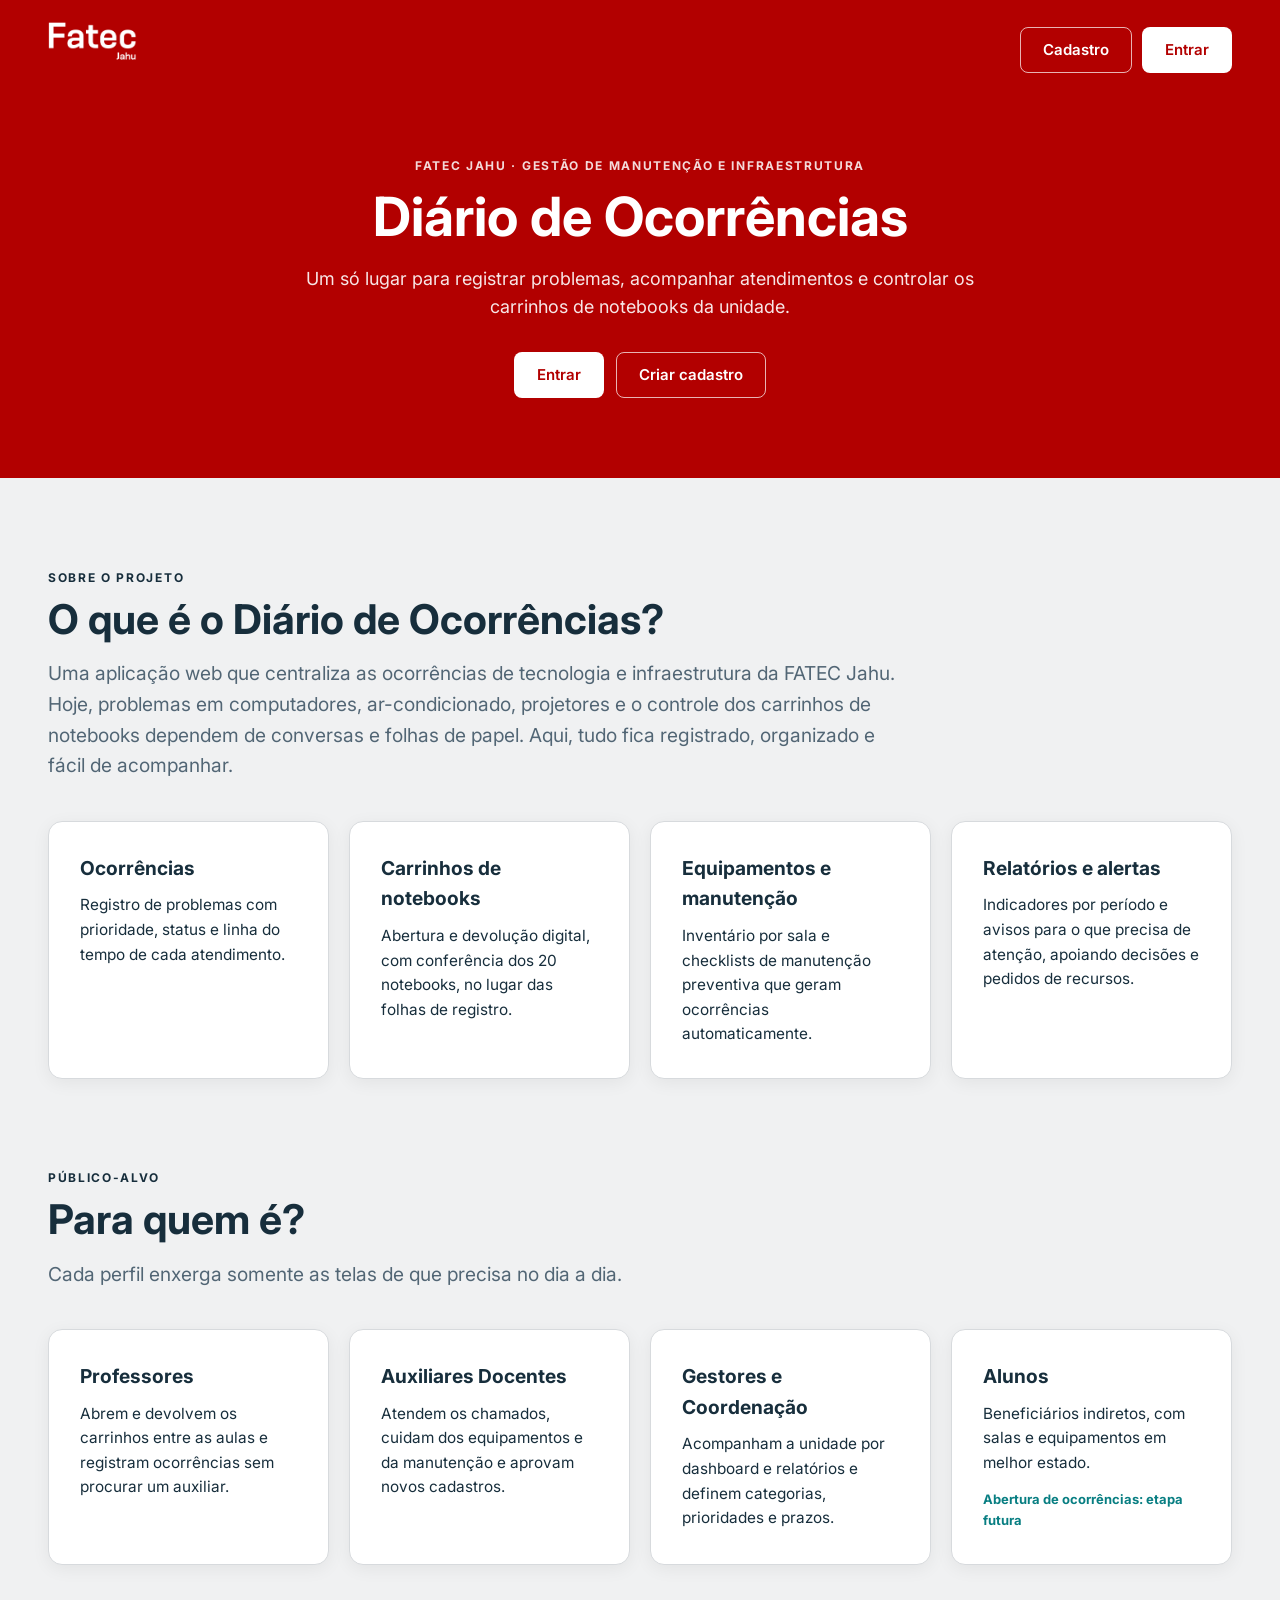
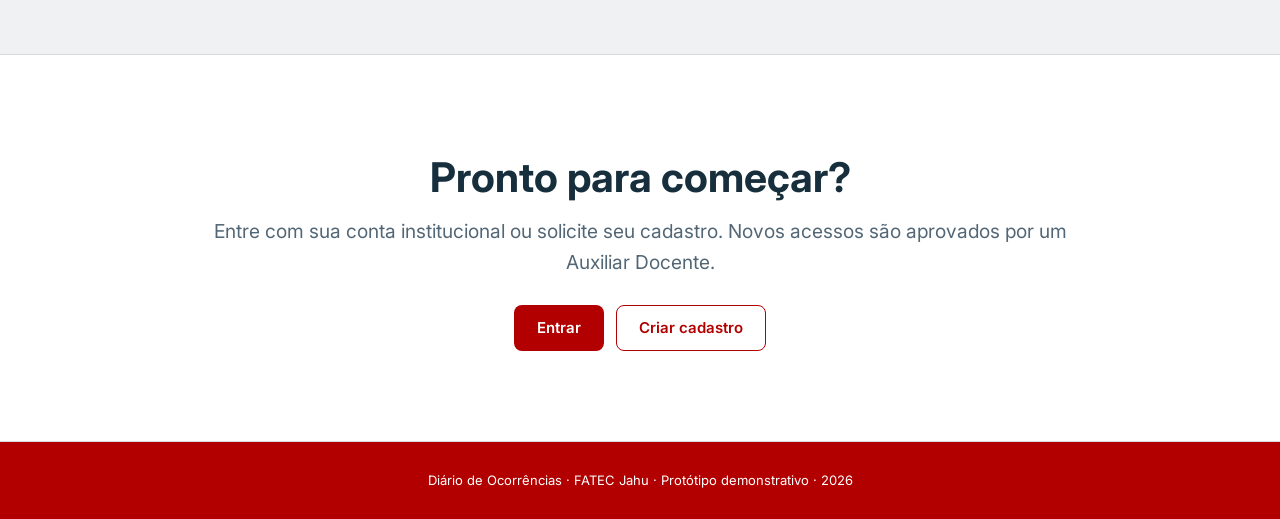
<file: docs/sobre.html>
<!doctype html>
<html lang="pt-BR">
<head>
<meta charset="utf-8">
<meta name="viewport" content="width=device-width, initial-scale=1">
<title>Diário de Ocorrências · Sobre o projeto</title>
<link rel="preconnect" href="https://fonts.googleapis.com">
<link rel="preconnect" href="https://fonts.gstatic.com" crossorigin>
<link href="https://fonts.googleapis.com/css2?family=Inter:wght@400;500;600;700&display=swap" rel="stylesheet">
<style>
:root{
  --red:#B20000;
   --red-dark:#850000;
    --ink:#172E3C;
    --muted:#526675;
  --teal:#087E82;
   --bg:#F0F1F2;
    --line:#D7DADD;
     --white:#FFFFFF;
}

* {
    box-sizing:border-box
}

html {
    scroll-behavior:smooth
}

body {
    margin:0;
    font-family:'Inter',sans-serif;
    color:var(--ink);
    background:var(--bg);
    line-height:1.6
}

a {
    color:inherit
}

:focus-visible {
    outline:3px solid #e29a39;
    outline-offset:2px
}

.wrap{
    max-width:1280px;
    margin:0 auto;
    padding:0 clamp(20px,4vw,48px)
}

/* Topo */
.hero {
    background:var(--red);
    color:#fff
}

.nav {
    display:flex;
    align-items:center;
    justify-content:space-between;
    gap:16px;
    padding:22px clamp(20px,4vw,48px)
}

.nav img {
    height:56px;
    width:auto;
    display:block
}

.nav-actions {
    display:flex;
    gap:10px;
    flex-wrap:wrap
}

/* Botões */
.btn {
    display:inline-flex;
    align-items:center;
    justify-content:center;
    min-height:44px;
    padding:10px 22px;
  border-radius:8px;
  font-weight:600;
  font-size:15px;
  text-decoration:none;
  border:1px solid transparent;
  transition:background .2s ease,color .2s ease
}

.btn.solid {
    background:#fff;
    color:var(--red)
}

.btn.solid:hover {
    background:var(--bg)
}

.btn.outline {
    background:transparent;
    color:#fff;
    border-color:#ffffffb3
}

.btn.outline:hover {
    background:#ffffff1f
}

.btn.red {
    background:var(--red);
    color:#fff
}

.btn.red:hover {
    background:var(--red-dark)
}

.btn.line {
    background:#fff;
    color:var(--red);
    border-color:var(--red)
}

.btn.line:hover {
    background:#F8EAEA
}

.hero-body{
    padding:56px 0 80px;
    max-width:720px;
    margin:0 auto;
    text-align:center
}

.eyebrow {
    text-transform:uppercase;
    letter-spacing:.14em;
    font-size:12px;
    font-weight:700
}

.hero .eyebrow {
    color:#ffffffd9
}

h1 {
    font-size:clamp(34px,5.5vw,54px);
    line-height:1.1;
    font-weight:700;
    margin:12px 0 18px
}

.hero p {
    font-size:18px;
    color:#ffffffe6;
    margin:0 0 30px
}

.hero-actions {
    display:flex;
    gap:12px;
    flex-wrap:wrap;
    justify-content:center
}

/* Seções */
section {
    padding:clamp(56px,7vw,96px) 0
}
h2 {
    font-size:clamp(28px,3.2vw,42px);
    line-height:1.2;
    font-weight:700;
    margin:8px 0 14px
}
.lead{
    color:var(--muted);
    font-size:clamp(17px,1.5vw,20px);
    max-width:860px;
    margin:0
}
.grid{
    display:grid;
    gap:20px;
    margin-top:40px;
    grid-template-columns:repeat(auto-fit,minmax(250px,1fr))
}
.card{
    background:#fff;
    border:1px solid var(--line);
    border-radius:14px;
    padding:clamp(24px,2.4vw,34px);
    box-shadow:0 4px 18px #0000000f
}
/* Animação dos cards */
.card{
  transition:transform .25s ease, box-shadow .25s ease, border-color .25s ease;
}
.card .bar{
  transition:width .3s ease;
}

@media (hover:hover){
  .card:hover{
    transform:translateY(-6px);
    border-color:var(--red);
    box-shadow:0 14px 32px #b2000024;
  }
  .card:hover .bar{
    width:64px;
  }
  .card.future:hover{
    background:#fff;
    border-style:solid;
  }
}

@media (prefers-reduced-motion:reduce){
  .card,.card .bar{transition:none}
  .card:hover{transform:none}
}
.card h3{
    margin:0 0 10px;
    font-size:clamp(18px,1.5vw,22px);
    font-weight:700
}
.card p{
    margin:0;
    color:var(--ink);
    font-size:clamp(15px,1.2vw,17px)
}
.tag{
    display:inline-block;
    margin-top:14px;
    font-size:13px;
    font-weight:700;
    color:var(--teal)
}

/* Chamada final */
.cta{
    background:#fff;
    border-top:1px solid var(--line);
    border-bottom:1px solid var(--line);
    text-align:center
}
.cta .lead{
    margin:0 auto 28px
}
.cta-actions{
    display:flex;
    gap:12px;
    justify-content:center;
    flex-wrap:wrap
}

footer{
    padding:28px 0;
    background:var(--red);
    color:#fff;
    font-size:13px;
    text-align:center
}


@media(max-width:520px){
 .nav-actions .btn{padding:10px 14px;font-size:14px}
  .hero-body{padding:36px 0 56px}
  section{padding:52px 0}
}
</style>
</head>
<body>

<header class="hero">
  <nav class="nav" aria-label="Acesso">
    <img src="logo-fatec-branca.png" alt="Logo FATEC Jahu">
    <div class="nav-actions">
      <a class="btn outline" href="index.html?acesso=cadastro">Cadastro</a>
      <a class="btn solid" href="index.html">Entrar</a>
    </div>
  </nav>
  <div class="wrap">
    <div class="hero-body">
      <div class="eyebrow">FATEC Jahu · Gestão de manutenção e infraestrutura</div>
      <h1>Diário de Ocorrências</h1>
      <p>Um só lugar para registrar problemas, acompanhar atendimentos e controlar os carrinhos de notebooks da unidade.</p>
      <div class="hero-actions">
        <a class="btn solid" href="index.html">Entrar</a>
        <a class="btn outline" href="index.html?acesso=cadastro">Criar cadastro</a>
      </div>
    </div>
  </div>
</header>

<main>
  <section id="projeto">
    <div class="wrap">
      <div class="eyebrow">Sobre o projeto</div>
      <h2>O que é o Diário de Ocorrências?</h2>
      <p class="lead">Uma aplicação web que centraliza as ocorrências de tecnologia e infraestrutura da FATEC Jahu. Hoje, problemas em computadores, ar-condicionado, projetores e o controle dos carrinhos de notebooks dependem de conversas e folhas de papel. Aqui, tudo fica registrado, organizado e fácil de acompanhar.</p>

      <div class="grid g4">
        <div class="card">
          <div class="bar"></div>
          <h3>Ocorrências</h3>
          <p>Registro de problemas com prioridade, status e linha do tempo de cada atendimento.</p>
        </div>
        <div class="card">
          <div class="bar"></div>
          <h3>Carrinhos de notebooks</h3>
          <p>Abertura e devolução digital, com conferência dos 20 notebooks, no lugar das folhas de registro.</p>
        </div>
        <div class="card">
          <div class="bar"></div>
          <h3>Equipamentos e manutenção</h3>
          <p>Inventário por sala e checklists de manutenção preventiva que geram ocorrências automaticamente.</p>
        </div>
        <div class="card">
          <div class="bar"></div>
          <h3>Relatórios e alertas</h3>
          <p>Indicadores por período e avisos para o que precisa de atenção, apoiando decisões e pedidos de recursos.</p>
        </div>
      </div>
    </div>
  </section>

  <section id="publico" style="padding-top:0">
    <div class="wrap">
      <div class="eyebrow">Público-alvo</div>
      <h2>Para quem é?</h2>
      <p class="lead">Cada perfil enxerga somente as telas de que precisa no dia a dia.</p>

     <div class="grid">
  <div class="card">
    <h3>Professores</h3>
    <p>Abrem e devolvem os carrinhos entre as aulas e registram ocorrências sem procurar um auxiliar.</p>
</div>
  <div class="card">
    <h3>Auxiliares Docentes</h3>
    <p>Atendem os chamados, cuidam dos equipamentos e da manutenção e aprovam novos cadastros.</p>
  </div>
  <div class="card">
    <h3>Gestores e Coordenação</h3>
    <p>Acompanham a unidade por dashboard e relatórios e definem categorias, prioridades e prazos.</p>
  </div>
  <div class="card future">
    <h3>Alunos</h3>
    <p>Beneficiários indiretos, com salas e equipamentos em melhor estado.</p>
    <span class="tag">Abertura de ocorrências: etapa futura</span>
  </div>
</div>
  </section>

  <section class="cta">
    <div class="wrap">
      <h2>Pronto para começar?</h2>
      <p class="lead">Entre com sua conta institucional ou solicite seu cadastro. Novos acessos são aprovados por um Auxiliar Docente.</p>
      <div class="cta-actions">
        <a class="btn red" href="index.html">Entrar</a>
        <a class="btn line" href="index.html?acesso=cadastro">Criar cadastro</a>
      </div>
    </div>
  </section>
</main>

<footer>
  <div class="wrap">Diário de Ocorrências · FATEC Jahu · Protótipo demonstrativo · 2026</div>
</footer>

</body>
</html>
</file>
